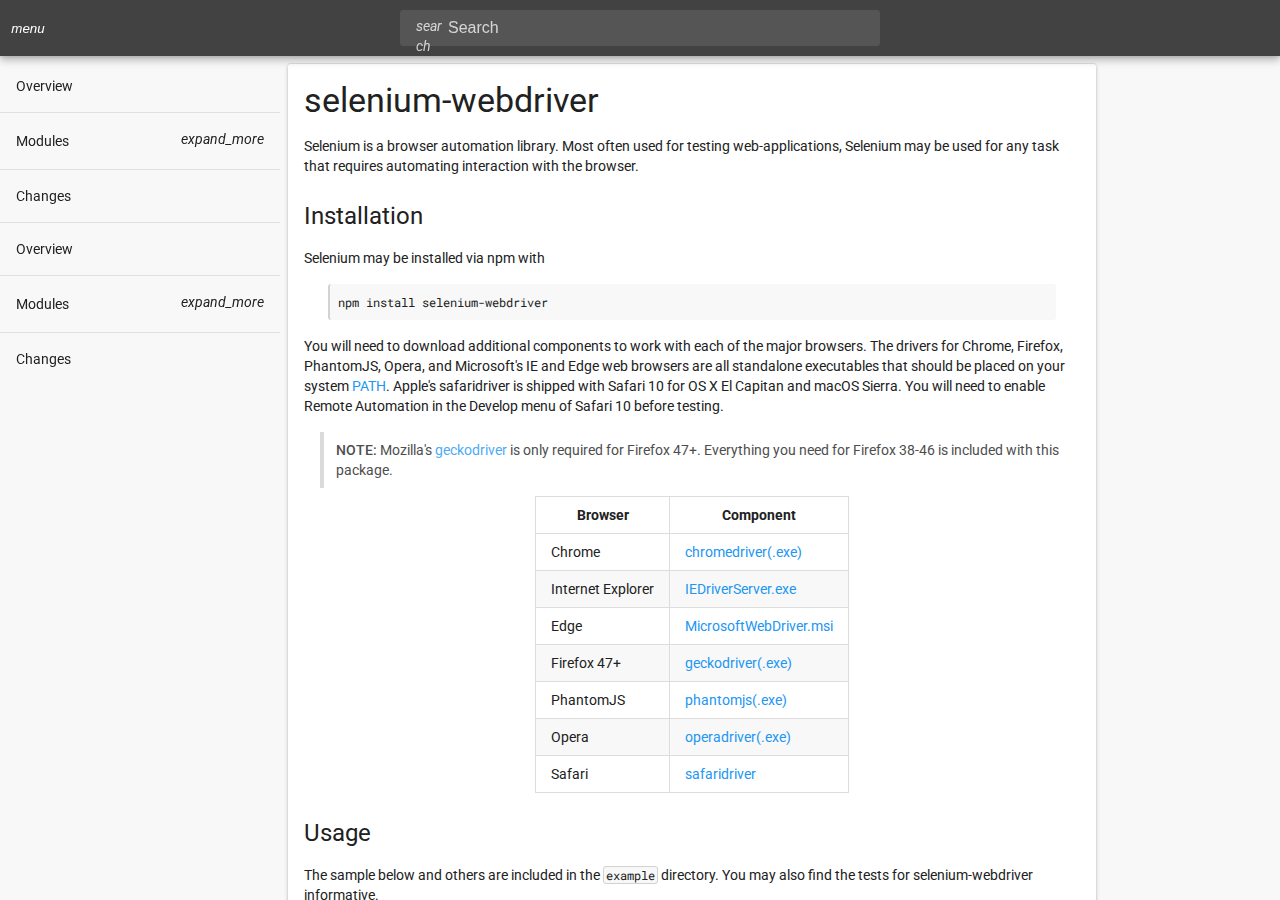
<file: ariel/selenium_usefulpackage.html>
<!DOCTYPE html>
<!-- saved from url=(0067)http://seleniumhq.github.io/selenium/docs/api/javascript/index.html -->
<html lang="en" class=""><head><meta http-equiv="Content-Type" content="text/html; charset=UTF-8"><meta name="viewport" content="width=device-width, initial-scale=1, minimum-scale=1, maximum-scale=1, user-scalable=no"><meta http-equiv="X-UA-Compatible" content="IE=edge"><link href="./selenium_usefulpackage_files/icon" rel="stylesheet"><title>Index</title><link href="./selenium_usefulpackage_files/dossier.css" rel="stylesheet" type="text/css"></head><body><header><button class="dossier-menu" title="Show Navigation (n)"><i class="material-icons">menu</i></button><form><input type="search" placeholder="Search" tabindex="1" title="Search (/ or ⌘E)" role="combobox" aria-autocomplete="list"><i class="material-icons">search</i></form></header><nav class="dossier-nav"><div tabindex="-1"></div><section><a class="title current" href="http://seleniumhq.github.io/selenium/docs/api/javascript/index.html" tabindex="1">Overview</a></section><section class="modules"><div class="toggle"><div class="title"><span class="item" tabindex="1">Modules</span><i class="material-icons">expand_more</i></div></div><ul class="tree" style="max-height: 7515px;"><li><div class="toggle"><a href="http://seleniumhq.github.io/selenium/docs/api/javascript/module/selenium-webdriver/index.html" tabindex="1" class="item">selenium-webdriver</a><i class="material-icons">expand_more</i></div><ul class="tree" style="max-height: 7470px;"><li><a href="http://seleniumhq.github.io/selenium/docs/api/javascript/module/selenium-webdriver/index_exports_ActionSequence.html" tabindex="1" class="item">ActionSequence</a></li><li><a href="http://seleniumhq.github.io/selenium/docs/api/javascript/module/selenium-webdriver/index_exports_Browser.html" tabindex="1" class="item">Browser</a></li><li><a href="http://seleniumhq.github.io/selenium/docs/api/javascript/module/selenium-webdriver/index_exports_Builder.html" tabindex="1" class="item">Builder</a></li><li><a href="http://seleniumhq.github.io/selenium/docs/api/javascript/module/selenium-webdriver/index_exports_Button.html" tabindex="1" class="item">Button</a></li><li><a href="http://seleniumhq.github.io/selenium/docs/api/javascript/module/selenium-webdriver/index_exports_By.html" tabindex="1" class="item">By</a></li><li><a href="http://seleniumhq.github.io/selenium/docs/api/javascript/module/selenium-webdriver/index_exports_Capabilities.html" tabindex="1" class="item">Capabilities</a></li><li><a href="http://seleniumhq.github.io/selenium/docs/api/javascript/module/selenium-webdriver/index_exports_Capability.html" tabindex="1" class="item">Capability</a></li><li><a href="http://seleniumhq.github.io/selenium/docs/api/javascript/module/selenium-webdriver/index_exports_Condition.html" tabindex="1" class="item">Condition</a></li><li><a href="http://seleniumhq.github.io/selenium/docs/api/javascript/module/selenium-webdriver/index_exports_EventEmitter.html" tabindex="1" class="item">EventEmitter</a></li><li><a href="http://seleniumhq.github.io/selenium/docs/api/javascript/module/selenium-webdriver/index_exports_FileDetector.html" tabindex="1" class="item">FileDetector</a></li><li><a href="http://seleniumhq.github.io/selenium/docs/api/javascript/module/selenium-webdriver/index_exports_Key.html" tabindex="1" class="item">Key</a></li><li><a href="http://seleniumhq.github.io/selenium/docs/api/javascript/module/selenium-webdriver/index_exports_Session.html" tabindex="1" class="item">Session</a></li><li><a href="http://seleniumhq.github.io/selenium/docs/api/javascript/module/selenium-webdriver/index_exports_ThenableWebDriver.html" tabindex="1" class="item">ThenableWebDriver</a></li><li><a href="http://seleniumhq.github.io/selenium/docs/api/javascript/module/selenium-webdriver/index_exports_TouchSequence.html" tabindex="1" class="item">TouchSequence</a></li><li><a href="http://seleniumhq.github.io/selenium/docs/api/javascript/module/selenium-webdriver/index_exports_WebDriver.html" tabindex="1" class="item">WebDriver</a></li><li><a href="http://seleniumhq.github.io/selenium/docs/api/javascript/module/selenium-webdriver/index_exports_WebElement.html" tabindex="1" class="item">WebElement</a></li><li><a href="http://seleniumhq.github.io/selenium/docs/api/javascript/module/selenium-webdriver/index_exports_WebElementCondition.html" tabindex="1" class="item">WebElementCondition</a></li><li><a href="http://seleniumhq.github.io/selenium/docs/api/javascript/module/selenium-webdriver/index_exports_WebElementPromise.html" tabindex="1" class="item">WebElementPromise</a></li><li><div class="toggle"><a href="http://seleniumhq.github.io/selenium/docs/api/javascript/module/selenium-webdriver/chrome.html" tabindex="1" class="item">/chrome</a><i class="material-icons">expand_more</i></div><ul class="tree" style="max-height: 135px;"><li><a href="http://seleniumhq.github.io/selenium/docs/api/javascript/module/selenium-webdriver/chrome_exports_Driver.html" tabindex="1" class="item">Driver</a></li><li><a href="http://seleniumhq.github.io/selenium/docs/api/javascript/module/selenium-webdriver/chrome_exports_Options.html" tabindex="1" class="item">Options</a></li><li><a href="http://seleniumhq.github.io/selenium/docs/api/javascript/module/selenium-webdriver/chrome_exports_ServiceBuilder.html" tabindex="1" class="item">ServiceBuilder</a></li></ul></li><li><div class="toggle"><a href="http://seleniumhq.github.io/selenium/docs/api/javascript/module/selenium-webdriver/edge.html" tabindex="1" class="item">/edge</a><i class="material-icons">expand_more</i></div><ul class="tree" style="max-height: 135px;"><li><a href="http://seleniumhq.github.io/selenium/docs/api/javascript/module/selenium-webdriver/edge_exports_Driver.html" tabindex="1" class="item">Driver</a></li><li><a href="http://seleniumhq.github.io/selenium/docs/api/javascript/module/selenium-webdriver/edge_exports_Options.html" tabindex="1" class="item">Options</a></li><li><a href="http://seleniumhq.github.io/selenium/docs/api/javascript/module/selenium-webdriver/edge_exports_ServiceBuilder.html" tabindex="1" class="item">ServiceBuilder</a></li></ul></li><li><div class="toggle"><a href="http://seleniumhq.github.io/selenium/docs/api/javascript/module/selenium-webdriver/firefox/index.html" tabindex="1" class="item">/firefox</a><i class="material-icons">expand_more</i></div><ul class="tree" style="max-height: 495px;"><li><a href="http://seleniumhq.github.io/selenium/docs/api/javascript/module/selenium-webdriver/firefox/index_exports_Binary.html" tabindex="1" class="item">Binary</a></li><li><a href="http://seleniumhq.github.io/selenium/docs/api/javascript/module/selenium-webdriver/firefox/index_exports_Context.html" tabindex="1" class="item">Context</a></li><li><a href="http://seleniumhq.github.io/selenium/docs/api/javascript/module/selenium-webdriver/firefox/index_exports_Driver.html" tabindex="1" class="item">Driver</a></li><li><a href="http://seleniumhq.github.io/selenium/docs/api/javascript/module/selenium-webdriver/firefox/index_exports_Options.html" tabindex="1" class="item">Options</a></li><li><a href="http://seleniumhq.github.io/selenium/docs/api/javascript/module/selenium-webdriver/firefox/index_exports_Profile.html" tabindex="1" class="item">Profile</a></li><li><a href="http://seleniumhq.github.io/selenium/docs/api/javascript/module/selenium-webdriver/firefox/index_exports_ServiceBuilder.html" tabindex="1" class="item">ServiceBuilder</a></li><li><div class="toggle"><a href="http://seleniumhq.github.io/selenium/docs/api/javascript/module/selenium-webdriver/firefox/binary.html" tabindex="1" class="item">/binary</a><i class="material-icons">expand_more</i></div><ul class="tree" style="max-height: 45px;"><li><a href="http://seleniumhq.github.io/selenium/docs/api/javascript/module/selenium-webdriver/firefox/binary_exports_Binary.html" tabindex="1" class="item">Binary</a></li></ul></li><li><a href="http://seleniumhq.github.io/selenium/docs/api/javascript/module/selenium-webdriver/firefox/extension.html" tabindex="1" class="item">/extension</a></li><li><div class="toggle"><a href="http://seleniumhq.github.io/selenium/docs/api/javascript/module/selenium-webdriver/firefox/profile.html" tabindex="1" class="item">/profile</a><i class="material-icons">expand_more</i></div><ul class="tree" style="max-height: 45px;"><li><a href="http://seleniumhq.github.io/selenium/docs/api/javascript/module/selenium-webdriver/firefox/profile_exports_Profile.html" tabindex="1" class="item">Profile</a></li></ul></li></ul></li><li><div class="toggle"><a href="http://seleniumhq.github.io/selenium/docs/api/javascript/module/selenium-webdriver/http/index.html" tabindex="1" class="item">/http</a><i class="material-icons">expand_more</i></div><ul class="tree" style="max-height: 225px;"><li><a href="http://seleniumhq.github.io/selenium/docs/api/javascript/module/selenium-webdriver/http/index_exports_Executor.html" tabindex="1" class="item">Executor</a></li><li><a href="http://seleniumhq.github.io/selenium/docs/api/javascript/module/selenium-webdriver/http/index_exports_HttpClient.html" tabindex="1" class="item">HttpClient</a></li><li><a href="http://seleniumhq.github.io/selenium/docs/api/javascript/module/selenium-webdriver/http/index_exports_Request.html" tabindex="1" class="item">Request</a></li><li><a href="http://seleniumhq.github.io/selenium/docs/api/javascript/module/selenium-webdriver/http/index_exports_Response.html" tabindex="1" class="item">Response</a></li><li><a href="http://seleniumhq.github.io/selenium/docs/api/javascript/module/selenium-webdriver/http/util.html" tabindex="1" class="item">/util</a></li></ul></li><li><div class="toggle"><a href="http://seleniumhq.github.io/selenium/docs/api/javascript/module/selenium-webdriver/ie.html" tabindex="1" class="item">/ie</a><i class="material-icons">expand_more</i></div><ul class="tree" style="max-height: 135px;"><li><a href="http://seleniumhq.github.io/selenium/docs/api/javascript/module/selenium-webdriver/ie_exports_Driver.html" tabindex="1" class="item">Driver</a></li><li><a href="http://seleniumhq.github.io/selenium/docs/api/javascript/module/selenium-webdriver/ie_exports_Level.html" tabindex="1" class="item">Level</a></li><li><a href="http://seleniumhq.github.io/selenium/docs/api/javascript/module/selenium-webdriver/ie_exports_Options.html" tabindex="1" class="item">Options</a></li></ul></li><li><div class="toggle"><a href="http://seleniumhq.github.io/selenium/docs/api/javascript/module/selenium-webdriver/io/index.html" tabindex="1" class="item">/io</a><i class="material-icons">expand_more</i></div><ul class="tree" style="max-height: 135px;"><li><div class="toggle"><a href="http://seleniumhq.github.io/selenium/docs/api/javascript/module/selenium-webdriver/io/exec.html" tabindex="1" class="item">/exec</a><i class="material-icons">expand_more</i></div><ul class="tree" style="max-height: 90px;"><li><a href="http://seleniumhq.github.io/selenium/docs/api/javascript/module/selenium-webdriver/io/exec_exports_Command.html" tabindex="1" class="item">Command</a></li><li><a href="http://seleniumhq.github.io/selenium/docs/api/javascript/module/selenium-webdriver/io/exec_exports_Result.html" tabindex="1" class="item">Result</a></li></ul></li></ul></li><li><div class="toggle"><a tabindex="1" class="item">/lib</a><i class="material-icons">expand_more</i></div><ul class="tree" style="max-height: 4050px;"><li><div class="toggle"><a href="http://seleniumhq.github.io/selenium/docs/api/javascript/module/selenium-webdriver/lib/actions.html" tabindex="1" class="item">/actions</a><i class="material-icons">expand_more</i></div><ul class="tree" style="max-height: 90px;"><li><a href="http://seleniumhq.github.io/selenium/docs/api/javascript/module/selenium-webdriver/lib/actions_exports_ActionSequence.html" tabindex="1" class="item">ActionSequence</a></li><li><a href="http://seleniumhq.github.io/selenium/docs/api/javascript/module/selenium-webdriver/lib/actions_exports_TouchSequence.html" tabindex="1" class="item">TouchSequence</a></li></ul></li><li><div class="toggle"><a href="http://seleniumhq.github.io/selenium/docs/api/javascript/module/selenium-webdriver/lib/by.html" tabindex="1" class="item">/by</a><i class="material-icons">expand_more</i></div><ul class="tree" style="max-height: 45px;"><li><a href="http://seleniumhq.github.io/selenium/docs/api/javascript/module/selenium-webdriver/lib/by_exports_By.html" tabindex="1" class="item">By</a></li></ul></li><li><div class="toggle"><a href="http://seleniumhq.github.io/selenium/docs/api/javascript/module/selenium-webdriver/lib/capabilities.html" tabindex="1" class="item">/capabilities</a><i class="material-icons">expand_more</i></div><ul class="tree" style="max-height: 180px;"><li><a href="http://seleniumhq.github.io/selenium/docs/api/javascript/module/selenium-webdriver/lib/capabilities_exports_Browser.html" tabindex="1" class="item">Browser</a></li><li><a href="http://seleniumhq.github.io/selenium/docs/api/javascript/module/selenium-webdriver/lib/capabilities_exports_Capabilities.html" tabindex="1" class="item">Capabilities</a></li><li><a href="http://seleniumhq.github.io/selenium/docs/api/javascript/module/selenium-webdriver/lib/capabilities_exports_Capability.html" tabindex="1" class="item">Capability</a></li><li><a href="http://seleniumhq.github.io/selenium/docs/api/javascript/module/selenium-webdriver/lib/capabilities_exports_ProxyConfig.html" tabindex="1" class="item">ProxyConfig</a></li></ul></li><li><div class="toggle"><a href="http://seleniumhq.github.io/selenium/docs/api/javascript/module/selenium-webdriver/lib/command.html" tabindex="1" class="item">/command</a><i class="material-icons">expand_more</i></div><ul class="tree" style="max-height: 135px;"><li><a href="http://seleniumhq.github.io/selenium/docs/api/javascript/module/selenium-webdriver/lib/command_exports_Command.html" tabindex="1" class="item">Command</a></li><li><a href="http://seleniumhq.github.io/selenium/docs/api/javascript/module/selenium-webdriver/lib/command_exports_Executor.html" tabindex="1" class="item">Executor</a></li><li><a href="http://seleniumhq.github.io/selenium/docs/api/javascript/module/selenium-webdriver/lib/command_exports_Name.html" tabindex="1" class="item">Name</a></li></ul></li><li><div class="toggle"><a href="http://seleniumhq.github.io/selenium/docs/api/javascript/module/selenium-webdriver/lib/error.html" tabindex="1" class="item">/error</a><i class="material-icons">expand_more</i></div><ul class="tree" style="max-height: 1170px;"><li><a href="http://seleniumhq.github.io/selenium/docs/api/javascript/module/selenium-webdriver/lib/error_exports_ElementNotSelectableError.html" tabindex="1" class="item">ElementNotSelectableError</a></li><li><a href="http://seleniumhq.github.io/selenium/docs/api/javascript/module/selenium-webdriver/lib/error_exports_ElementNotVisibleError.html" tabindex="1" class="item">ElementNotVisibleError</a></li><li><a href="http://seleniumhq.github.io/selenium/docs/api/javascript/module/selenium-webdriver/lib/error_exports_ErrorCode.html" tabindex="1" class="item">ErrorCode</a></li><li><a href="http://seleniumhq.github.io/selenium/docs/api/javascript/module/selenium-webdriver/lib/error_exports_InvalidArgumentError.html" tabindex="1" class="item">InvalidArgumentError</a></li><li><a href="http://seleniumhq.github.io/selenium/docs/api/javascript/module/selenium-webdriver/lib/error_exports_InvalidCookieDomainError.html" tabindex="1" class="item">InvalidCookieDomainError</a></li><li><a href="http://seleniumhq.github.io/selenium/docs/api/javascript/module/selenium-webdriver/lib/error_exports_InvalidElementCoordinatesError.html" tabindex="1" class="item">InvalidElementCoordinatesError</a></li><li><a href="http://seleniumhq.github.io/selenium/docs/api/javascript/module/selenium-webdriver/lib/error_exports_InvalidElementStateError.html" tabindex="1" class="item">InvalidElementStateError</a></li><li><a href="http://seleniumhq.github.io/selenium/docs/api/javascript/module/selenium-webdriver/lib/error_exports_InvalidSelectorError.html" tabindex="1" class="item">InvalidSelectorError</a></li><li><a href="http://seleniumhq.github.io/selenium/docs/api/javascript/module/selenium-webdriver/lib/error_exports_JavascriptError.html" tabindex="1" class="item">JavascriptError</a></li><li><a href="http://seleniumhq.github.io/selenium/docs/api/javascript/module/selenium-webdriver/lib/error_exports_MoveTargetOutOfBoundsError.html" tabindex="1" class="item">MoveTargetOutOfBoundsError</a></li><li><a href="http://seleniumhq.github.io/selenium/docs/api/javascript/module/selenium-webdriver/lib/error_exports_NoSuchAlertError.html" tabindex="1" class="item">NoSuchAlertError</a></li><li><a href="http://seleniumhq.github.io/selenium/docs/api/javascript/module/selenium-webdriver/lib/error_exports_NoSuchElementError.html" tabindex="1" class="item">NoSuchElementError</a></li><li><a href="http://seleniumhq.github.io/selenium/docs/api/javascript/module/selenium-webdriver/lib/error_exports_NoSuchFrameError.html" tabindex="1" class="item">NoSuchFrameError</a></li><li><a href="http://seleniumhq.github.io/selenium/docs/api/javascript/module/selenium-webdriver/lib/error_exports_NoSuchSessionError.html" tabindex="1" class="item">NoSuchSessionError</a></li><li><a href="http://seleniumhq.github.io/selenium/docs/api/javascript/module/selenium-webdriver/lib/error_exports_NoSuchWindowError.html" tabindex="1" class="item">NoSuchWindowError</a></li><li><a href="http://seleniumhq.github.io/selenium/docs/api/javascript/module/selenium-webdriver/lib/error_exports_ScriptTimeoutError.html" tabindex="1" class="item">ScriptTimeoutError</a></li><li><a href="http://seleniumhq.github.io/selenium/docs/api/javascript/module/selenium-webdriver/lib/error_exports_SessionNotCreatedError.html" tabindex="1" class="item">SessionNotCreatedError</a></li><li><a href="http://seleniumhq.github.io/selenium/docs/api/javascript/module/selenium-webdriver/lib/error_exports_StaleElementReferenceError.html" tabindex="1" class="item">StaleElementReferenceError</a></li><li><a href="http://seleniumhq.github.io/selenium/docs/api/javascript/module/selenium-webdriver/lib/error_exports_TimeoutError.html" tabindex="1" class="item">TimeoutError</a></li><li><a href="http://seleniumhq.github.io/selenium/docs/api/javascript/module/selenium-webdriver/lib/error_exports_UnableToCaptureScreenError.html" tabindex="1" class="item">UnableToCaptureScreenError</a></li><li><a href="http://seleniumhq.github.io/selenium/docs/api/javascript/module/selenium-webdriver/lib/error_exports_UnableToSetCookieError.html" tabindex="1" class="item">UnableToSetCookieError</a></li><li><a href="http://seleniumhq.github.io/selenium/docs/api/javascript/module/selenium-webdriver/lib/error_exports_UnexpectedAlertOpenError.html" tabindex="1" class="item">UnexpectedAlertOpenError</a></li><li><a href="http://seleniumhq.github.io/selenium/docs/api/javascript/module/selenium-webdriver/lib/error_exports_UnknownCommandError.html" tabindex="1" class="item">UnknownCommandError</a></li><li><a href="http://seleniumhq.github.io/selenium/docs/api/javascript/module/selenium-webdriver/lib/error_exports_UnknownMethodError.html" tabindex="1" class="item">UnknownMethodError</a></li><li><a href="http://seleniumhq.github.io/selenium/docs/api/javascript/module/selenium-webdriver/lib/error_exports_UnsupportedOperationError.html" tabindex="1" class="item">UnsupportedOperationError</a></li><li><a href="http://seleniumhq.github.io/selenium/docs/api/javascript/module/selenium-webdriver/lib/error_exports_WebDriverError.html" tabindex="1" class="item">WebDriverError</a></li></ul></li><li><div class="toggle"><a href="http://seleniumhq.github.io/selenium/docs/api/javascript/module/selenium-webdriver/lib/events.html" tabindex="1" class="item">/events</a><i class="material-icons">expand_more</i></div><ul class="tree" style="max-height: 90px;"><li><a href="http://seleniumhq.github.io/selenium/docs/api/javascript/module/selenium-webdriver/lib/events_exports_EventEmitter.html" tabindex="1" class="item">EventEmitter</a></li><li><a href="http://seleniumhq.github.io/selenium/docs/api/javascript/module/selenium-webdriver/lib/events_exports_Listener.html" tabindex="1" class="item">Listener</a></li></ul></li><li><div class="toggle"><a href="http://seleniumhq.github.io/selenium/docs/api/javascript/module/selenium-webdriver/lib/http.html" tabindex="1" class="item">/http</a><i class="material-icons">expand_more</i></div><ul class="tree" style="max-height: 180px;"><li><a href="http://seleniumhq.github.io/selenium/docs/api/javascript/module/selenium-webdriver/lib/http_exports_Client.html" tabindex="1" class="item">Client</a></li><li><a href="http://seleniumhq.github.io/selenium/docs/api/javascript/module/selenium-webdriver/lib/http_exports_Executor.html" tabindex="1" class="item">Executor</a></li><li><a href="http://seleniumhq.github.io/selenium/docs/api/javascript/module/selenium-webdriver/lib/http_exports_Request.html" tabindex="1" class="item">Request</a></li><li><a href="http://seleniumhq.github.io/selenium/docs/api/javascript/module/selenium-webdriver/lib/http_exports_Response.html" tabindex="1" class="item">Response</a></li></ul></li><li><div class="toggle"><a href="http://seleniumhq.github.io/selenium/docs/api/javascript/module/selenium-webdriver/lib/input.html" tabindex="1" class="item">/input</a><i class="material-icons">expand_more</i></div><ul class="tree" style="max-height: 135px;"><li><a href="http://seleniumhq.github.io/selenium/docs/api/javascript/module/selenium-webdriver/lib/input_exports_Button.html" tabindex="1" class="item">Button</a></li><li><a href="http://seleniumhq.github.io/selenium/docs/api/javascript/module/selenium-webdriver/lib/input_exports_FileDetector.html" tabindex="1" class="item">FileDetector</a></li><li><a href="http://seleniumhq.github.io/selenium/docs/api/javascript/module/selenium-webdriver/lib/input_exports_Key.html" tabindex="1" class="item">Key</a></li></ul></li><li><div class="toggle"><a href="http://seleniumhq.github.io/selenium/docs/api/javascript/module/selenium-webdriver/lib/logging.html" tabindex="1" class="item">/logging</a><i class="material-icons">expand_more</i></div><ul class="tree" style="max-height: 270px;"><li><a href="http://seleniumhq.github.io/selenium/docs/api/javascript/module/selenium-webdriver/lib/logging_exports_Entry.html" tabindex="1" class="item">Entry</a></li><li><a href="http://seleniumhq.github.io/selenium/docs/api/javascript/module/selenium-webdriver/lib/logging_exports_Level.html" tabindex="1" class="item">Level</a></li><li><a href="http://seleniumhq.github.io/selenium/docs/api/javascript/module/selenium-webdriver/lib/logging_exports_LogManager.html" tabindex="1" class="item">LogManager</a></li><li><a href="http://seleniumhq.github.io/selenium/docs/api/javascript/module/selenium-webdriver/lib/logging_exports_Logger.html" tabindex="1" class="item">Logger</a></li><li><a href="http://seleniumhq.github.io/selenium/docs/api/javascript/module/selenium-webdriver/lib/logging_exports_Preferences.html" tabindex="1" class="item">Preferences</a></li><li><a href="http://seleniumhq.github.io/selenium/docs/api/javascript/module/selenium-webdriver/lib/logging_exports_Type.html" tabindex="1" class="item">Type</a></li></ul></li><li><div class="toggle"><a href="http://seleniumhq.github.io/selenium/docs/api/javascript/module/selenium-webdriver/lib/promise.html" tabindex="1" class="item">/promise</a><i class="material-icons">expand_more</i></div><ul class="tree" style="max-height: 405px;"><li><a href="http://seleniumhq.github.io/selenium/docs/api/javascript/module/selenium-webdriver/lib/promise_exports_CancellableThenable.html" tabindex="1" class="item">CancellableThenable</a></li><li><a href="http://seleniumhq.github.io/selenium/docs/api/javascript/module/selenium-webdriver/lib/promise_exports_CancellationError.html" tabindex="1" class="item">CancellationError</a></li><li><a href="http://seleniumhq.github.io/selenium/docs/api/javascript/module/selenium-webdriver/lib/promise_exports_ControlFlow.html" tabindex="1" class="item">ControlFlow</a></li><li><a href="http://seleniumhq.github.io/selenium/docs/api/javascript/module/selenium-webdriver/lib/promise_exports_ControlFlow.EventType.html" tabindex="1" class="item">ControlFlow.EventType</a></li><li><a href="http://seleniumhq.github.io/selenium/docs/api/javascript/module/selenium-webdriver/lib/promise_exports_Deferred.html" tabindex="1" class="item">Deferred</a></li><li><a href="http://seleniumhq.github.io/selenium/docs/api/javascript/module/selenium-webdriver/lib/promise_exports_MultipleUnhandledRejectionError.html" tabindex="1" class="item">MultipleUnhandledRejectionError</a></li><li><a href="http://seleniumhq.github.io/selenium/docs/api/javascript/module/selenium-webdriver/lib/promise_exports_Promise.html" tabindex="1" class="item">Promise</a></li><li><a href="http://seleniumhq.github.io/selenium/docs/api/javascript/module/selenium-webdriver/lib/promise_exports_Scheduler.html" tabindex="1" class="item">Scheduler</a></li><li><a href="http://seleniumhq.github.io/selenium/docs/api/javascript/module/selenium-webdriver/lib/promise_exports_Thenable.html" tabindex="1" class="item">Thenable</a></li></ul></li><li><a href="http://seleniumhq.github.io/selenium/docs/api/javascript/module/selenium-webdriver/lib/proxy.html" tabindex="1" class="item">/proxy</a></li><li><div class="toggle"><a href="http://seleniumhq.github.io/selenium/docs/api/javascript/module/selenium-webdriver/lib/session.html" tabindex="1" class="item">/session</a><i class="material-icons">expand_more</i></div><ul class="tree" style="max-height: 45px;"><li><a href="http://seleniumhq.github.io/selenium/docs/api/javascript/module/selenium-webdriver/lib/session_exports_Session.html" tabindex="1" class="item">Session</a></li></ul></li><li><a href="http://seleniumhq.github.io/selenium/docs/api/javascript/module/selenium-webdriver/lib/until.html" tabindex="1" class="item">/until</a></li><li><div class="toggle"><a href="http://seleniumhq.github.io/selenium/docs/api/javascript/module/selenium-webdriver/lib/webdriver.html" tabindex="1" class="item">/webdriver</a><i class="material-icons">expand_more</i></div><ul class="tree" style="max-height: 675px;"><li><a href="http://seleniumhq.github.io/selenium/docs/api/javascript/module/selenium-webdriver/lib/webdriver_exports_Alert.html" tabindex="1" class="item">Alert</a></li><li><a href="http://seleniumhq.github.io/selenium/docs/api/javascript/module/selenium-webdriver/lib/webdriver_exports_AlertPromise.html" tabindex="1" class="item">AlertPromise</a></li><li><a href="http://seleniumhq.github.io/selenium/docs/api/javascript/module/selenium-webdriver/lib/webdriver_exports_Condition.html" tabindex="1" class="item">Condition</a></li><li><a href="http://seleniumhq.github.io/selenium/docs/api/javascript/module/selenium-webdriver/lib/webdriver_exports_IWebDriver.html" tabindex="1" class="item">IWebDriver</a></li><li><a href="http://seleniumhq.github.io/selenium/docs/api/javascript/module/selenium-webdriver/lib/webdriver_exports_Logs.html" tabindex="1" class="item">Logs</a></li><li><a href="http://seleniumhq.github.io/selenium/docs/api/javascript/module/selenium-webdriver/lib/webdriver_exports_Navigation.html" tabindex="1" class="item">Navigation</a></li><li><a href="http://seleniumhq.github.io/selenium/docs/api/javascript/module/selenium-webdriver/lib/webdriver_exports_Options.html" tabindex="1" class="item">Options</a></li><li><a href="http://seleniumhq.github.io/selenium/docs/api/javascript/module/selenium-webdriver/lib/webdriver_exports_Options.Cookie.html" tabindex="1" class="item">Options.Cookie</a></li><li><a href="http://seleniumhq.github.io/selenium/docs/api/javascript/module/selenium-webdriver/lib/webdriver_exports_TargetLocator.html" tabindex="1" class="item">TargetLocator</a></li><li><a href="http://seleniumhq.github.io/selenium/docs/api/javascript/module/selenium-webdriver/lib/webdriver_exports_Timeouts.html" tabindex="1" class="item">Timeouts</a></li><li><a href="http://seleniumhq.github.io/selenium/docs/api/javascript/module/selenium-webdriver/lib/webdriver_exports_WebDriver.html" tabindex="1" class="item">WebDriver</a></li><li><a href="http://seleniumhq.github.io/selenium/docs/api/javascript/module/selenium-webdriver/lib/webdriver_exports_WebElement.html" tabindex="1" class="item">WebElement</a></li><li><a href="http://seleniumhq.github.io/selenium/docs/api/javascript/module/selenium-webdriver/lib/webdriver_exports_WebElementCondition.html" tabindex="1" class="item">WebElementCondition</a></li><li><a href="http://seleniumhq.github.io/selenium/docs/api/javascript/module/selenium-webdriver/lib/webdriver_exports_WebElementPromise.html" tabindex="1" class="item">WebElementPromise</a></li><li><a href="http://seleniumhq.github.io/selenium/docs/api/javascript/module/selenium-webdriver/lib/webdriver_exports_Window.html" tabindex="1" class="item">Window</a></li></ul></li></ul></li><li><div class="toggle"><a href="http://seleniumhq.github.io/selenium/docs/api/javascript/module/selenium-webdriver/net/index.html" tabindex="1" class="item">/net</a><i class="material-icons">expand_more</i></div><ul class="tree" style="max-height: 45px;"><li><a href="http://seleniumhq.github.io/selenium/docs/api/javascript/module/selenium-webdriver/net/portprober.html" tabindex="1" class="item">/portprober</a></li></ul></li><li><div class="toggle"><a href="http://seleniumhq.github.io/selenium/docs/api/javascript/module/selenium-webdriver/opera.html" tabindex="1" class="item">/opera</a><i class="material-icons">expand_more</i></div><ul class="tree" style="max-height: 135px;"><li><a href="http://seleniumhq.github.io/selenium/docs/api/javascript/module/selenium-webdriver/opera_exports_Driver.html" tabindex="1" class="item">Driver</a></li><li><a href="http://seleniumhq.github.io/selenium/docs/api/javascript/module/selenium-webdriver/opera_exports_Options.html" tabindex="1" class="item">Options</a></li><li><a href="http://seleniumhq.github.io/selenium/docs/api/javascript/module/selenium-webdriver/opera_exports_ServiceBuilder.html" tabindex="1" class="item">ServiceBuilder</a></li></ul></li><li><div class="toggle"><a href="http://seleniumhq.github.io/selenium/docs/api/javascript/module/selenium-webdriver/phantomjs.html" tabindex="1" class="item">/phantomjs</a><i class="material-icons">expand_more</i></div><ul class="tree" style="max-height: 45px;"><li><a href="http://seleniumhq.github.io/selenium/docs/api/javascript/module/selenium-webdriver/phantomjs_exports_Driver.html" tabindex="1" class="item">Driver</a></li></ul></li><li><a href="http://seleniumhq.github.io/selenium/docs/api/javascript/module/selenium-webdriver/proxy.html" tabindex="1" class="item">/proxy</a></li><li><div class="toggle"><a href="http://seleniumhq.github.io/selenium/docs/api/javascript/module/selenium-webdriver/remote/index.html" tabindex="1" class="item">/remote</a><i class="material-icons">expand_more</i></div><ul class="tree" style="max-height: 270px;"><li><a href="http://seleniumhq.github.io/selenium/docs/api/javascript/module/selenium-webdriver/remote/index_exports_DriverService.html" tabindex="1" class="item">DriverService</a></li><li><a href="http://seleniumhq.github.io/selenium/docs/api/javascript/module/selenium-webdriver/remote/index_exports_DriverService.Builder.html" tabindex="1" class="item">DriverService.Builder</a></li><li><a href="http://seleniumhq.github.io/selenium/docs/api/javascript/module/selenium-webdriver/remote/index_exports_FileDetector.html" tabindex="1" class="item">FileDetector</a></li><li><a href="http://seleniumhq.github.io/selenium/docs/api/javascript/module/selenium-webdriver/remote/index_exports_SeleniumServer.html" tabindex="1" class="item">SeleniumServer</a></li><li><a href="http://seleniumhq.github.io/selenium/docs/api/javascript/module/selenium-webdriver/remote/index_exports_SeleniumServer.Builder.html" tabindex="1" class="item">SeleniumServer.Builder</a></li><li><a href="http://seleniumhq.github.io/selenium/docs/api/javascript/module/selenium-webdriver/remote/index_exports_ServiceOptions.html" tabindex="1" class="item">ServiceOptions</a></li></ul></li><li><div class="toggle"><a href="http://seleniumhq.github.io/selenium/docs/api/javascript/module/selenium-webdriver/safari.html" tabindex="1" class="item">/safari</a><i class="material-icons">expand_more</i></div><ul class="tree" style="max-height: 135px;"><li><a href="http://seleniumhq.github.io/selenium/docs/api/javascript/module/selenium-webdriver/safari_exports_Driver.html" tabindex="1" class="item">Driver</a></li><li><a href="http://seleniumhq.github.io/selenium/docs/api/javascript/module/selenium-webdriver/safari_exports_Options.html" tabindex="1" class="item">Options</a></li><li><a href="http://seleniumhq.github.io/selenium/docs/api/javascript/module/selenium-webdriver/safari_exports_ServiceBuilder.html" tabindex="1" class="item">ServiceBuilder</a></li></ul></li><li><div class="toggle"><a href="http://seleniumhq.github.io/selenium/docs/api/javascript/module/selenium-webdriver/testing/index.html" tabindex="1" class="item">/testing</a><i class="material-icons">expand_more</i></div><ul class="tree" style="max-height: 90px;"><li><div class="toggle"><a href="http://seleniumhq.github.io/selenium/docs/api/javascript/module/selenium-webdriver/testing/assert.html" tabindex="1" class="item">/assert</a><i class="material-icons">expand_more</i></div><ul class="tree" style="max-height: 45px;"><li><a href="http://seleniumhq.github.io/selenium/docs/api/javascript/module/selenium-webdriver/testing/assert_exports_Assertion.html" tabindex="1" class="item">Assertion</a></li></ul></li></ul></li></ul></li></ul></section><section><a class="title" href="http://seleniumhq.github.io/selenium/docs/api/javascript/page/Changes.html" tabindex="1">Changes</a></section></nav><div class="content"><main><article class="page"><h1>selenium-webdriver</h1>
<p>Selenium is a browser automation library. Most often used for testing
web-applications, Selenium may be used for any task that requires automating
interaction with the browser.</p>
<h2>Installation</h2>
<p>Selenium may be installed via npm with</p>
<pre><code>npm install selenium-webdriver
</code></pre>
<p>You will need to download additional components to work with each of the major
browsers. The drivers for Chrome, Firefox, PhantomJS, Opera, and
Microsoft's IE and Edge web browsers are all standalone executables that should
be placed on your system <a href="http://en.wikipedia.org/wiki/PATH_%28variable%29">PATH</a>. Apple's safaridriver is shipped with
Safari 10 for OS X El Capitan and macOS Sierra. You will need to enable Remote
Automation in the Develop menu of Safari 10 before testing.</p>
<blockquote>
<p><strong>NOTE:</strong>  Mozilla's <a href="https://github.com/mozilla/geckodriver/releases/">geckodriver</a> is only required for Firefox 47+.
Everything you need for Firefox 38-46 is included with this package.</p>
</blockquote>
<table><thead><tr><th>Browser</th><th>Component</th></tr></thead><tbody><tr><td>Chrome</td><td><a href="http://chromedriver.storage.googleapis.com/index.html">chromedriver(.exe)</a></td></tr><tr><td>Internet Explorer</td><td><a href="http://selenium-release.storage.googleapis.com/index.html">IEDriverServer.exe</a></td></tr><tr><td>Edge</td><td><a href="http://go.microsoft.com/fwlink/?LinkId=619687">MicrosoftWebDriver.msi</a></td></tr><tr><td>Firefox 47+</td><td><a href="https://github.com/mozilla/geckodriver/releases/">geckodriver(.exe)</a></td></tr><tr><td>PhantomJS</td><td><a href="http://phantomjs.org/">phantomjs(.exe)</a></td></tr><tr><td>Opera</td><td><a href="https://github.com/operasoftware/operachromiumdriver/releases">operadriver(.exe)</a></td></tr><tr><td>Safari</td><td><a href="https://developer.apple.com/library/prerelease/content/releasenotes/General/WhatsNewInSafari/Articles/Safari_10_0.html#//apple_ref/doc/uid/TP40014305-CH11-DontLinkElementID_28">safaridriver</a></td></tr></tbody></table>
<h2>Usage</h2>
<p>The sample below and others are included in the <code>example</code> directory. You may
also find the tests for selenium-webdriver informative.</p>
<pre><code>var webdriver = require('selenium-webdriver'),
    By = webdriver.By,
    until = webdriver.until;

var driver = new webdriver.Builder()
    .forBrowser('firefox')
    .build();

driver.get('http://www.google.com/ncr');
driver.findElement(By.name('q')).sendKeys('webdriver');
driver.findElement(By.name('btnG')).click();
driver.wait(until.titleIs('webdriver - Google Search'), 1000);
driver.quit();
</code></pre>
<h3>Using the Builder API</h3>
<p>The <code>Builder</code> class is your one-stop shop for configuring new WebDriver
instances. Rather than clutter your code with branches for the various browsers,
the builder lets you set all options in one flow. When you call
<code>Builder#build()</code>, all options irrelevant to the selected browser are dropped:</p>
<pre><code>var webdriver = require('selenium-webdriver'),
    chrome = require('selenium-webdriver/chrome'),
    firefox = require('selenium-webdriver/firefox');

var driver = new webdriver.Builder()
    .forBrowser('firefox')
    .setChromeOptions(/* ... */)
    .setFirefoxOptions(/* ... */)
    .build();
</code></pre>
<p>Why would you want to configure options irrelevant to the target browser? The
<code>Builder</code>'s API defines your <em>default</em> configuration. You can change the target
browser at runtime through the <code>SELENIUM_BROWSER</code> environment variable. For
example, the <code>example/google_search.js</code> script is configured to run against
Firefox. You can run the example against other browsers just by changing the
runtime environment</p>
<pre><code># cd node_modules/selenium-webdriver
node example/google_search
SELENIUM_BROWSER=chrome node example/google_search
SELENIUM_BROWSER=safari node example/google_search
</code></pre>
<h3>The Standalone Selenium Server</h3>
<p>The standalone Selenium Server acts as a proxy between your script and the
browser-specific drivers. The server may be used when running locally, but it's
not recommend as it introduces an extra hop for each request and will slow
things down. The server is required, however, to use a browser on a remote host
(most browser drivers, like the IEDriverServer, do not accept remote
connections).</p>
<p>To use the Selenium Server, you will need to install the
<a href="http://www.oracle.com/technetwork/java/javase/downloads/index.html">JDK</a> and
download the latest server from <a href="http://selenium-release.storage.googleapis.com/index.html">Selenium</a>. Once downloaded, run the
server with</p>
<pre><code>java -jar selenium-server-standalone-2.45.0.jar
</code></pre>
<p>You may configure your tests to run against a remote server through the Builder
API:</p>
<pre><code>var driver = new webdriver.Builder()
    .forBrowser('firefox')
    .usingServer('http://localhost:4444/wd/hub')
    .build();
</code></pre>
<p>Or change the Builder's configuration at runtime with the <code>SELENIUM_REMOTE_URL</code>
environment variable:</p>
<pre><code>SELENIUM_REMOTE_URL="http://localhost:4444/wd/hub" node script.js
</code></pre>
<p>You can experiment with these options using the <code>example/google_search.js</code>
script provided with <code>selenium-webdriver</code>.</p>
<h2>Documentation</h2>
<p>API documentation is available online from the <a href="http://seleniumhq.github.io/selenium/docs/api/javascript/module/selenium-webdriver/">Selenium project</a>.
Additional resources include</p>
<ul><li>the #selenium channel on freenode IRC</li><li>the <a href="https://groups.google.com/forum/#!forum/selenium-users">selenium-users@googlegroups.com</a> list</li><li><a href="http://www.seleniumhq.org/docs/">SeleniumHQ</a> documentation</li></ul>
<h2>Contributing</h2>
<p>Contributions are accepted either through <a href="https://github.com/SeleniumHQ/selenium/">GitHub</a> pull requests or patches
via the <a href="https://github.com/SeleniumHQ/selenium/issues">Selenium issue tracker</a>. You must sign our
<a href="http://goo.gl/qC50R">Contributor License Agreement</a> before your changes will be accepted.</p>
<h2>Node Support Policy</h2>
<p>Each version of selenium-webdriver will support the latest <em>semver-minor</em>
version of the <a href="https://github.com/nodejs/LTS">LTS</a> and stable Node releases. All <em>semver-major</em> &amp;
<em>semver-minor</em> versions between the LTS and stable release will have "best
effort" support. Following a Selenium release, any <em>semver-minor</em> Node releases
will also have "best effort" support. Releases older than the latest LTS,
<em>semver-major</em> releases, and all unstable release branches (e.g. "v.Next")
are considered strictly unsupported.</p>
<p>For example, suppose the current LTS and stable releases are v4.2.4 and v5.4.1,
respectively. Then a Selenium release would have the following support levels:</p>
<table><thead><tr><th>Version</th><th>Support</th></tr></thead><tbody><tr><td>&lt;= 4.1</td><td><em>unsupported</em></td></tr><tr><td>4.2</td><td>supported</td></tr><tr><td>5.0-3</td><td>best effort</td></tr><tr><td>5.4</td><td>supported</td></tr><tr><td>&gt;= 5.5</td><td>best effort</td></tr><tr><td>v.Next</td><td><em>unsupported</em></td></tr></tbody></table>
<h3>Support Level Definitions</h3>
<ul><li>
<p><em>supported:</em> A selenium-webdriver release will be API compatible with the
platform API, without the use of runtime flags.</p>
</li><li>
<p><em>best effort:</em> Bugs will be investigated as time permits. API compatibility is
only guaranteed where required by a <em>supported</em> release. This effectively
means the adoption of new JS features, such as ES2015 modules, will depend
on what is supported in Node's LTS.</p>
</li><li>
<p><em>unsupported:</em> Bug submissions will be closed as will-not-fix and API
compatibility is not guaranteed.</p>
</li></ul>
<h3>Projected Support Schedule</h3>
<p>If Node releases a new <a href="https://github.com/nodejs/LTS">LTS</a> each October and a new major version every 6
months, the support window for selenium-webdriver will be roughly:</p>
<table><thead><tr><th>Date</th><th align="right">LTS</th><th align="right">Stable</th></tr></thead><tbody><tr><td>(current)</td><td align="right">4.2</td><td align="right">5.0</td></tr><tr><td>2016-04</td><td align="right">4.2</td><td align="right">6.0</td></tr><tr><td>2016-10</td><td align="right">6.0</td><td align="right">7.0</td></tr><tr><td>2017-04</td><td align="right">6.0</td><td align="right">8.0</td></tr><tr><td>2017-10</td><td align="right">8.0</td><td align="right">9.0</td></tr></tbody></table>
<h2>Issues</h2>
<p>Please report any issues using the <a href="https://github.com/SeleniumHQ/selenium/issues">Selenium issue tracker</a>. When using
the issue tracker</p>
<ul><li><strong>Do</strong> include a detailed description of the problem.</li><li><strong>Do</strong> include a link to a <a href="http://gist.github.com/">gist</a> with any
interesting stack traces/logs (you may also attach these directly to the bug
report).</li><li><strong>Do</strong> include a <a href="http://www.webkit.org/quality/reduction.html">reduced test case</a>. Reporting "unable to find
element on the page" is <em>not</em> a valid report - there's nothing for us to
look into. Expect your bug report to be closed if you do not provide enough
information for us to investigate.</li><li><strong>Do not</strong> use the issue tracker to submit basic help requests. All help
inquiries should be directed to the <a href="https://groups.google.com/forum/#!forum/selenium-users">user forum</a> or #selenium IRC
channel.</li><li><strong>Do not</strong> post empty "I see this too" or "Any updates?" comments. These
provide no additional information and clutter the log.</li><li><strong>Do not</strong> report regressions on closed bugs as they are not actively
monitored for upates (especially bugs that are &gt;6 months old). Please open a
new issue and reference the original bug in your report.</li></ul>
<h2>License</h2>
<p>Licensed to the Software Freedom Conservancy (SFC) under one
or more contributor license agreements.  See the NOTICE file
distributed with this work for additional information
regarding copyright ownership.  The SFC licenses this file
to you under the Apache License, Version 2.0 (the
"License"); you may not use this file except in compliance
with the License.  You may obtain a copy of the License at</p>
<p>http://www.apache.org/licenses/LICENSE-2.0</p>
<p>Unless required by applicable law or agreed to in writing,
software distributed under the License is distributed on an
"AS IS" BASIS, WITHOUT WARRANTIES OR CONDITIONS OF ANY
KIND, either express or implied.  See the License for the
specific language governing permissions and limitations
under the License.</p>
</article></main><footer><div><a href="https://github.com/jleyba/js-dossier">Generated by dossier</a></div></footer></div><script src="./selenium_usefulpackage_files/types.js"></script><script src="./selenium_usefulpackage_files/dossier.js"></script><div class="dossier-ac"></div><div class="dossier-nav-mask"></div><progress style="display: none;"></progress></body><a href="http://seleniumhq.github.io/selenium/docs/api/javascript/data/index.json" style="display: none;"></a></html>
</file>
<file: ariel/selenium_usefulpackage_files/dossier.css>
@import url(https://fonts.googleapis.com/css?family=Roboto:300,400,500,300italic,500italic,400italic|Roboto+Mono:400,400italic,500,500italic,300italic,300);body,html{min-height:100vh;height:100%;font-size:14px}h1,h1.title,h2,h3,h4{font-weight:400}body,pre{background:#f8f8f8}.codelink:after,hr:before{content:""}header button.dossier-menu,header input{-webkit-appearance:none;-moz-appearance:none}kbd,table.info.deprecation .info-head .material-icons{vertical-align:middle}.dossier-nav,.material-icons,.srcfile td:first-child{-webkit-touch-callout:none}.material-icons{-webkit-user-select:none;-moz-user-select:none;-ms-user-select:none;user-select:none}*{margin:0;padding:0;box-sizing:border-box}html{position:relative}body{overflow:hidden;color:#212121;word-wrap:break-word;font-family:Roboto,Helvetica,Arial,sans-serif;line-height:20px;-webkit-font-smoothing:subpixel-antialiased}.info-cell>var,.srcfile table,code,kbd,pre{font-family:"Roboto Mono",Menlo,monospace}.content{width:100%;height:calc(100% - 56px);position:absolute;top:56px;display:-ms-flexbox;display:flex;-ms-flex-direction:column;flex-direction:column;overflow:auto;-webkit-overflow-scrolling:touch}footer,hr{position:relative}h1,h2,h3,h4,h5,h6{margin:1em 0 16px}h1{font-size:34px;line-height:40px}h1.title,h2{font-size:24px;line-height:32px}h4,h5{line-height:24px}h3{font-size:20px;line-height:28px}h4{font-size:16px}h5{font-weight:500;font-size:14px}a code,code.expression,var.yield{font-weight:400}a,a:visited{color:#2196f3;text-decoration:none}a[href]:hover{text-decoration:underline}.srcfile table,code,pre{font-size:12px!important}small{font-size:.85em}pre{border-radius:3px;border-left:2px solid #d2d2d2;word-wrap:normal;margin:8px 24px 16px;padding:8px;overflow:auto}pre.inheritance{border:0;background:0 0;padding:0;margin:-8px 0 16px}dl,p{margin:0 0 16px}li code,p code{background:#f8f8f8;padding:0 2px;border-radius:3px;border:1px solid #d2d2d2}pre code{border:0}code.expression{background:0 0;padding:0;border:0;color:#2196f3}var.yield{font-size:13px;font-style:normal}dt,dt.spec{font-weight:500}.dossier-nav .interface,table caption{font-style:italic}.fn-details div:first-child{border-bottom:1px solid #c2c2c2}hr{border:0;margin:8px auto;padding:8px 0}hr:before{position:absolute;top:0;left:calc(25%/2);height:50%;width:75%;border-bottom:1px solid #e0e0e0}div:target>dl{border-left:3px solid rgba(33,150,243,.7);padding-left:13px;margin-left:-16px}dd+dt,dt+dt{margin:16px 0 0}dt.deprecated{text-decoration:line-through}dt.spec a{margin-left:16px}dt.name,dt.type{font-weight:400}dt.name>code,dt.name>i{padding-left:12px}dt.name>code,dt.name>i,dt.type>code{font-weight:initial;color:#2196f3}dd{margin:0 0 0 16px}blockquote p:last-child,dd p:last-child{margin-bottom:0}ol,ul{margin:16px 0 16px 32px}blockquote{margin:8px 0 8px 16px;padding:8px 0 8px 12px;border-left:4px solid #d2d2d2;opacity:.8}table{border-collapse:collapse;border-spacing:0;margin:0 auto}table tr{background:#fff;border-top:1px solid #ccc}table tr:nth-child(2n){background:#f8f8f8}td,th{padding:8px 15px;border:1px solid #ddd}b,strong{font-weight:500}kbd{display:inline-block;padding:3px 5px;font-size:11px;line-height:10px;color:#555;background:#fcfcfc;border-radius:3px;border:1px solid #ccc;border-bottom-color:#bbb;box-shadow:inset 0 -1px 0 #bbb}kbd+kbd{margin-left:3px}.codelink a{float:right}.codelink:after{clear:both;display:table}::-webkit-scrollbar{height:8px;width:8px}::-webkit-scrollbar-button{height:0;width:0}::-webkit-scrollbar-thumb{background:rgba(0,0,0,.2)}@media (-webkit-min-device-pixel-ratio:2),(min-resolution:192dpi){body,dt.name>i,dt.spec a,input{font-weight:300}}footer{font-size:12px}.loading footer{display:none}footer div{display:-ms-flexbox;display:flex;-ms-flex-align:center;align-items:center;-ms-flex-pack:center;justify-content:center;height:96px}footer a,footer a:visited{color:rgba(33,33,33,.5)!important}header{z-index:3;position:fixed;top:0;left:0;right:0;height:56px;box-shadow:0 0 4px rgba(0,0,0,.14),0 4px 8px rgba(0,0,0,.28);background:#424242}header form{height:56px;display:-ms-flexbox;display:flex;-ms-flex-direction:row-reverse;flex-direction:row-reverse;-ms-flex-align:center;align-items:center;-ms-flex-pack:center;justify-content:center;margin:0 56px}header button.dossier-menu{height:32px;width:32px;margin:12px;float:left;color:#fff;transition:background .2s;background:0 0;border:0;border-radius:50%;cursor:pointer;-ms-appearance:none;-o-appearance:none;-webkit-appearance:none;-moz-appearance:none;appearance:none;display:-ms-flexbox;display:flex;-ms-flex-align:center;align-items:center;-ms-flex-pack:center;justify-content:center}header button.dossier-menu:focus,header button.dossier-menu:hover{background:rgba(255,255,255,.1);outline:0}header button.dossier-menu .material-icons{padding:0 4px}header input{height:36px;max-width:432px;width:calc(100% - 48px);font-size:16px;padding:0 10px 0 0;border:0;border-radius:0 3px 3px 0;-ms-appearance:none;-o-appearance:none;-webkit-appearance:none;-moz-appearance:none;appearance:none}header input::-webkit-input-placeholder{color:rgba(255,255,255,.75)}header input::-moz-placeholder{color:rgba(255,255,255,.75)}header input:-ms-input-placeholder{color:rgba(255,255,255,.75)}header input+.material-icons{width:48px;height:36px;padding:6px 4px 6px 16px;border-radius:3px 0 0 3px}.dossier-ac,progress{top:56px;width:100%;position:fixed;left:0}header input,header input+.material-icons{transition:background .2s,color .2s;color:rgba(255,255,255,.75);background:rgba(255,255,255,.1)}header input:hover,header input:hover+.material-icons{background:rgba(255,255,255,.15)}header input:focus{outline:0}header input:focus,header input:focus+.material-icons{background:#fff;color:#333}progress{height:2px;-webkit-appearance:none;-moz-appearance:none;appearance:none;border:0;z-index:100;color:#2196f3}progress::-webkit-progress-bar{background:rgba(0,0,0,0)}progress::-webkit-progress-value{background:#2196f3}progress::-moz-progress-bar{background:#2196f3}.dossier-ac{z-index:2;display:-ms-flexbox;display:flex;-ms-flex-align:center;align-items:center;-ms-flex-pack:center;justify-content:center}.ac-renderer{background:#fff;box-shadow:0 8px 10px 0 rgba(0,0,0,.14),0 3px 14px 2px rgba(0,0,0,.12),0 5px 5px -3px rgba(0,0,0,.2);width:calc(100% - 112px);min-width:300px;max-width:500px;margin-top:-2px;padding:18px 8px 8px;border-radius:2px}.ac-row{cursor:pointer;padding:8px;font-size:13px;line-height:20px;white-space:nowrap;text-overflow:ellipsis;overflow:hidden}.ac-highlighted{font-weight:500;font-size:14px}.ac-active{background-color:rgba(82,82,82,.1)}table.info{margin:0 0 16px}table.info .type-list{list-style:none;margin:0}table.info .type-list>li{margin:4px 0}table.info .type-list>li:first-child{margin:0}table.info .type-list .super-class:before{content:'\21b3';margin-right:4px}table.info .type-list .super-class:first-child:before{content:'';margin:0}table.info.deprecation li code,table.info.deprecation p code{background:0 0;padding:0;border-radius:0;border:none}table.info.deprecation .info-row{background:rgba(117,117,117,.25)}table.info.deprecation .info-head{border-top-left-radius:3px;border-bottom-left-radius:3px}table.info.deprecation .info-cell{border-top-right-radius:3px;border-bottom-right-radius:3px}table.info.deprecation .info-cell,table.info.deprecation .info-head{padding:16px}table.info.detail{margin:0;width:100%}table.info.detail .info-row:nth-child(2n)+.info-row{border-top:1px solid #d2d2d2}table.info.detail .info-row:first-child .info-cell{padding-top:0}table.info.detail .info-row .info-cell:first-child{vertical-align:top;padding-left:0}.info-cell,.info-head,.info-row{border:none}.info-row,.info-row:nth-child(2n){background:0 0}.info-head{text-align:left;vertical-align:top;white-space:nowrap;padding:4px 8px 4px 0;font-weight:400}.info-cell{padding:4px 8px}.info-cell>var{font-size:13px;font-weight:400;opacity:.8}.info-cell>p{margin:0 0 8px}.info-cell:last-child{width:100%}@media screen and (max-width:640px){.info-row.block>.info-cell,.info-row.block>.info-head{display:block}.info-row.block>.info-cell{padding:4px 0 4px 16px}}.dossier-nav{position:fixed;top:0;left:0;z-index:5;box-shadow:0 4px 5px 0 rgba(0,0,0,.14),0 1px 10px 0 rgba(0,0,0,.12),0 2px 4px -1px rgba(0,0,0,.2);border-radius:0;min-height:100%;height:100%;width:280px;padding:56px 0 0;white-space:nowrap;text-overflow:ellipsis;overflow-x:auto;overflow-y:scroll;-webkit-overflow-scrolling:touch;font-size:13px;background:#fff;transform:translateX(-296px);will-change:transform,visibility;transition:transform ease-in-out .2s,visibility ease-in-out .2s;visibility:hidden;-webkit-user-select:none;-moz-user-select:none;-ms-user-select:none;user-select:none;-webkit-tap-highlight-color:transparent}.loading .dossier-nav{display:none}.dossier-nav::-webkit-scrollbar-thumb{background:0 0}.dossier-nav:hover::-webkit-scrollbar-thumb{background:rgba(0,0,0,.2)}.dossier-nav.visible{transform:translateX(0);visibility:visible}.dossier-nav a{color:#333}.dossier-nav a:hover{color:#2196f3}.dossier-nav :focus{outline:0;text-decoration:underline!important}.dossier-nav .title{color:#212121;font-size:14px;font-weight:400;display:inline-block;padding:12px 0;width:100%}.dossier-nav .title .item:hover{color:#2196f3}.dossier-nav section{overflow:hidden;margin:4px 0 0;padding:4px 0 0 16px}.dossier-nav section:first-child{border:0;margin:0;padding-top:8px}.dossier-nav section:last-child{padding-bottom:4px;margin-bottom:144px}.dossier-nav section+section{border-top:1px solid #e0e0e0}.dossier-nav .toggle{color:rgba(0,0,0,.54);width:100%;height:40px;cursor:pointer}.dossier-nav .toggle .item{float:left;display:inline-block;height:24px;line-height:24px;overflow:hidden;text-overflow:ellipsis;max-width:calc(100% - 40px)}.dossier-nav li:before,.dossier-nav ul:before{content:"";display:block;left:0}.dossier-nav .toggle .material-icons{float:right;margin:0 16px 0 0;transition:transform ease-in-out .2s}.dossier-nav .toggle.open .material-icons{transform:rotateX(180deg)}.dossier-nav section>.toggle{height:48px}.dossier-nav .current{color:#2196f3;font-weight:500}.dossier-nav a,.dossier-nav a:hover{text-decoration:none!important}.dossier-nav ul{margin:0 0 0 8px;padding:0;position:relative}.dossier-nav ul:before{border-left:1px solid rgba(0,0,0,.3);position:absolute;width:0;top:0;bottom:0}.dossier-nav li{list-style:none;word-wrap:initial;overflow:hidden;text-overflow:ellipsis;width:100%;margin:0;padding:0 0 0 12px;position:relative}.dossier-nav li:before{width:8px;border-top:1px solid rgba(0,0,0,.3);position:absolute;top:20px}.dossier-nav li:last-child:before{background:#fff;height:100%}.dossier-nav li>a{height:40px;line-height:20px}.dossier-nav li>.toggle,.dossier-nav li>a{display:inline-block;overflow:hidden;white-space:nowrap;text-overflow:ellipsis;width:100%;padding:12px 0 12px 8px}.dossier-nav section>ul:before,.dossier-nav section>ul>li:before{display:none}.dossier-nav section>ul{margin:0}.dossier-nav section>ul>li{padding:0}.dossier-nav section>ul>li>ul{margin-left:16px}.dossier-nav :not(.open)+.tree{max-height:0!important;visibility:hidden}.dossier-nav-mask{position:fixed;top:0;left:0;right:0;bottom:0;z-index:4;background:0 0;transition:background-color ease-in-out .2s;visibility:hidden}.dossier-nav.visible~.dossier-nav-mask{visibility:visible;background:rgba(0,0,0,.5)}@media screen and (min-width:1112px){.dossier-nav{box-shadow:none;z-index:1}.dossier-nav,.dossier-nav li:last-child:before{background:#f8f8f8}.dossier-nav-mask{display:none}}.intro,.property,article .exported-modules ul,article .types ul,article.page,article.srcfile{background:#fff;border-radius:2px;box-shadow:0 -1px 0 rgba(0,0,0,.05),0 0 2px rgba(0,0,0,.12),0 2px 4px rgba(0,0,0,.2)}@media screen and (min-width:1112px) and (max-width:1383px){.dossier-nav.visible~.content>main{left:0;transform:translateX(280px)}html.webkit .dossier-nav.visible~.content>main{left:50%;transform:translateX(-50%) translateX(-8px) translateX(140px)}}@media screen and (max-width:336px){.dossier-nav{width:calc(100% - 56px)}}main{-ms-flex:1 0 auto;flex:1 0 auto;display:-ms-flexbox;display:flex;margin:8px 8px 72px;max-width:808px;position:relative;left:50%;transform:translateX(-50%) translateX(-8px);transition:left ease-in-out .1s,transform ease-in-out .1s}.loading main{display:none}.constants>h2,.enum-values>h2,.exported-modules>h2,.instance-methods>h2,.instance-properties>h2,.static-functions>h2,.static-properties>h2,.type-defs>h2,.types>h2{margin-top:48px;margin-left:8px;opacity:.8;font-weight:300}.intro,article.page,article.srcfile{margin-bottom:16px}article.page,article.srcfile{padding:16px}.intro,.property{padding:0}.intro>.header,.property>.header{padding:16px 16px 0;margin-bottom:16px}.intro>.body,.property>.body{padding:0 16px 16px}article .exported-modules ul,article .types ul{list-style:none;margin:0 8px;font:400 16px/24px Roboto,sans-serif}article .exported-modules ul li,article .types ul li{padding:16px}article .exported-modules ul li+li,article .types ul li+li{border-top:1px solid rgba(0,0,0,.12)}article .exported-modules ul i,article .types ul i{margin-left:8px;color:#2196f3}.intro .source,.property.expandable .source{margin:16px -16px -16px;padding:16px;border-top:1px solid #e0e0e0}.intro .source a,.property.expandable .source a{font-weight:400;display:block}.intro .source a:hover,.property.expandable .source a:hover{text-decoration:none}.property.expandable{overflow:hidden;transition:margin 75ms cubic-bezier(.4,0,.2,1),box-shadow 75ms cubic-bezier(.4,0,.2,1);border-radius:0}h2+.property.expandable{border-top-left-radius:2px;border-top-right-radius:2px}.property.expandable:last-child{border-bottom-left-radius:2px;border-bottom-right-radius:2px}.property.expandable>.header{cursor:pointer;-webkit-tap-highlight-color:transparent}.property.expandable>.header a{-webkit-tap-highlight-color:initial}.property.expandable:not(.open){margin:0 8px}.property.expandable:not(.open)>.header{margin:0;border:0}.property.expandable:not(.open)>.body{height:0;padding:0;display:none;visibility:hidden}.property.expandable .body{transition:height 150ms ease,visibility 150ms ease}.property.expandable:hover .more{display:block}.property.expandable.open{border:0!important;margin:16px 0;border-radius:2px;box-shadow:0 8px 10px 0 rgba(0,0,0,.14),0 3px 14px 2px rgba(0,0,0,.12),0 5px 5px -3px rgba(0,0,0,.2)}.property.expandable.open .more{display:block;transform:rotateX(180deg)}.property .more{height:24px;float:right;display:none;transition:transform 150ms ease}.enum-values .property{padding:16px}.property h3.name{font-size:16px;font-weight:500}.property>.header{margin-bottom:8px}.property:target{border-left:3px solid rgba(33,150,243,.7)}h1.title>div{word-break:break-all}.types li.summary,h1.title,h3.name{display:-ms-flexbox;display:flex;-ms-flex-direction:row;flex-direction:row;-ms-flex-wrap:wrap-reverse;flex-wrap:wrap-reverse}.name var,h1.title var{font-family:"Roboto Mono",Menlo,monospace;font-weight:initial;opacity:.8}.srcfile tr.target a,.srcfile tr:target a,.tags span,dt.name var{font-weight:500}.name var{font-size:13px}h1.title var{font-size:26px}var.template{font-style:normal}.tags{font-size:12px}h1.title .tags{margin:2px 8px -2px 0}.types li.summary .tags{margin:0 8px 0 0}.tags span{background:rgba(33,150,243,.25);border:1px solid #2196f3;color:#2196f3;border-radius:3px;padding:2px 4px}.tags span+span{margin-left:4px}.tags span.deprecated{background:rgba(117,117,117,.25);border:1px solid #757575;color:#757575}.tags span.deprecated::after{content:'deprecated'}.tags span.private{background:rgba(229,57,53,.25);border:1px solid #e53935;color:#e53935}.tags span.package,.tags span.protected{background:rgba(255,179,0,.25);border:1px solid #ffb300;color:#ffb300}.tags span.private::after{content:'private'}.tags span.package::after{content:'package'}.tags span.protected::after{content:'protected'}.tags span.const::after{content:'const'}.tags span.final::after{content:'final'}.tags span.dict::after{content:'dict'}.tags span.struct::after{content:'struct'}.intro h3.name,.property h3.name{margin-top:0;padding-left:16px;text-indent:-16px}.intro h3.name,.intro h3.name .tags,.property h3.name,.property h3.name .tags{margin-right:24px}h6.detail{margin:0}h6.detail code{margin-left:12px}div.detail{margin-left:16px}article{width:100%}article.page>h1,article.srcfile>h1{margin-top:0;white-space:nowrap;text-overflow:ellipsis;overflow:hidden}article.page>h1:hover,article.srcfile>h1:hover{overflow:visible}.srcfile div{width:100%;overflow:auto}.srcfile table{background:#f8f8f8;border-radius:3px;word-wrap:normal;white-space:pre;border:1px solid #d2d2d2;-webkit-text-size-adjust:100%;margin:10px 0;width:100%}.srcfile td{padding:0 8px;border:0}.srcfile td:first-child{text-align:right;padding-left:8px;-webkit-user-select:none;-moz-user-select:none;-ms-user-select:none;user-select:none}.srcfile tr{background:#f8f8f8;border:0}.srcfile tr:first-child td{padding-top:1rem}.srcfile tr:last-child td{padding-bottom:1rem}.srcfile tr.target,.srcfile tr:target{background:rgba(33,150,243,.1)}@media (max-width:839px){main{width:calc(100% - 16px)}}@media (min-width:840px){main{width:808px}}
</file>
